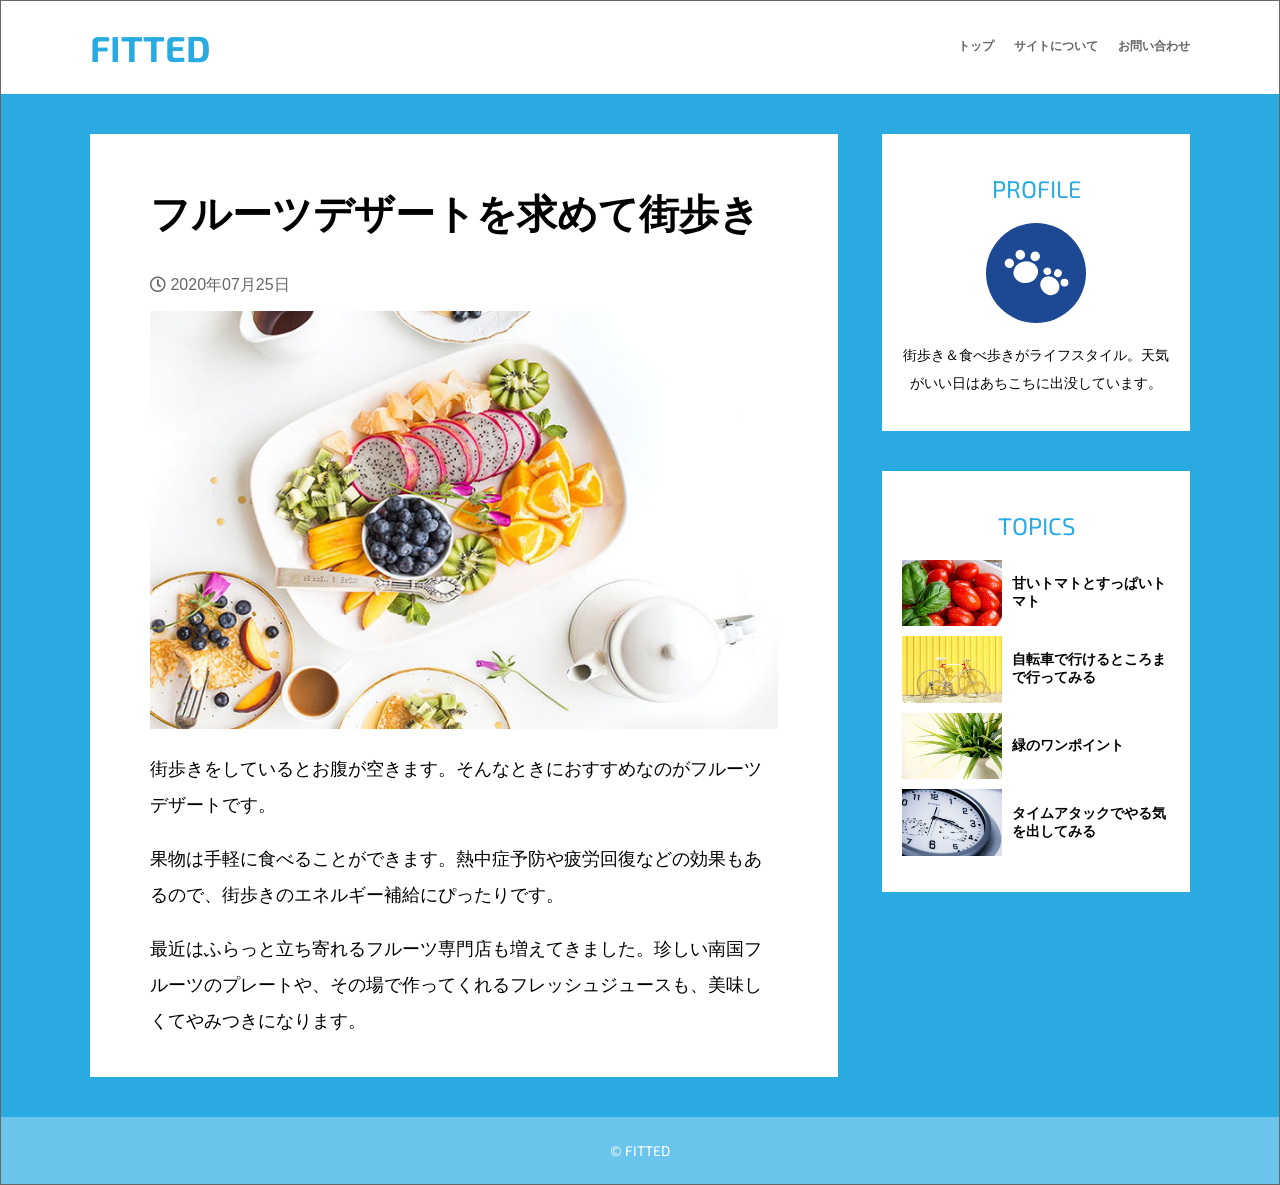
<file: about.html>
<!DOCTYPE html>
<html lang="ja">
<head>
<meta charset="UTF-8">
<title>フルーツデザートを求めて街歩き - FITTED</title>

<meta name="viewport" content="width=device-width">

<link rel="stylesheet" href="https://use.fontawesome.com/releases/v5.6.3/css/all.css" integrity="sha384-UHRtZLI+pbxtHCWp1t77Bi1L4ZtiqrqD80Kn4Z8NTSRyMA2Fd33n5dQ8lWUE00s/" crossorigin="anonymous">

<link href="https://fonts.googleapis.com/css?family=Exo+2:400,700" rel="stylesheet">

<link rel="stylesheet" href="style.css">
</head>
<body>

<header>
<div class="container">

<a href="index.html">FITTED</a>

<nav>
<ul>
<li><a href="top.html">トップ</a></li>
<li><a href="about.html">サイトについて</a></li>
<li><a href="contact.html">お問い合わせ</a></li>
</ul>
</nav>

</div>
</header>


<div class="contents">
<div class="container">

<article>
<h1>フルーツデザートを求めて街歩き</h1>

<time datetime="2020-07-25">
<i class="far fa-clock"></i>
2020年07月25日
</time>

<figure>
<img src="img/fruits.jpg" alt="さまざまな果物が盛り付けられたフルーツプレート">
</figure>

<p>街歩きをしているとお腹が空きます。そんなときにおすすめなのがフルーツデザートです。</p>

<p>果物は手軽に食べることができます。熱中症予防や疲労回復などの効果もあるので、街歩きのエネルギー補給にぴったりです。</p>

<p>最近はふらっと立ち寄れるフルーツ専門店も増えてきました。珍しい南国フルーツのプレートや、その場で作ってくれるフレッシュジュースも、美味しくてやみつきになります。</p>
</article>


<div class="sub">
<aside class="profile">
<h2>PROFILE</h2>
<figure>
<img src="img/foot.svg" alt="FITTEDの管理人">
</figure>
<p>街歩き＆食べ歩きがライフスタイル。天気がいい日はあちこちに出没しています。</p>
</aside>


<aside class="topics">
<h2>TOPICS</h2>

<ul>
<li>
<a href="#">
	<figure><img src="img/tomato.jpg" alt=""></figure>
	<h3>甘いトマトとすっぱいトマト</h3>
</a>
</li>

<li>
<a href="#">
	<figure><img src="img/cycle.jpg" alt=""></figure>
	<h3>自転車で行けるところまで行ってみる</h3>
</a>
</li>

<li>
<a href="#">
	<figure><img src="img/green.jpg" alt=""></figure>
	<h3>緑のワンポイント</h3>
</a>
</li>

<li>
<a href="#">
	<figure><img src="img/time.jpg" alt=""></figure>
	<h3>タイムアタックでやる気を出してみる</h3>
</a>
</li>
</ul>
</aside>
</div>

</div>
</div>


<footer>
© FITTED
</footer>


</body>
</html>
</file>
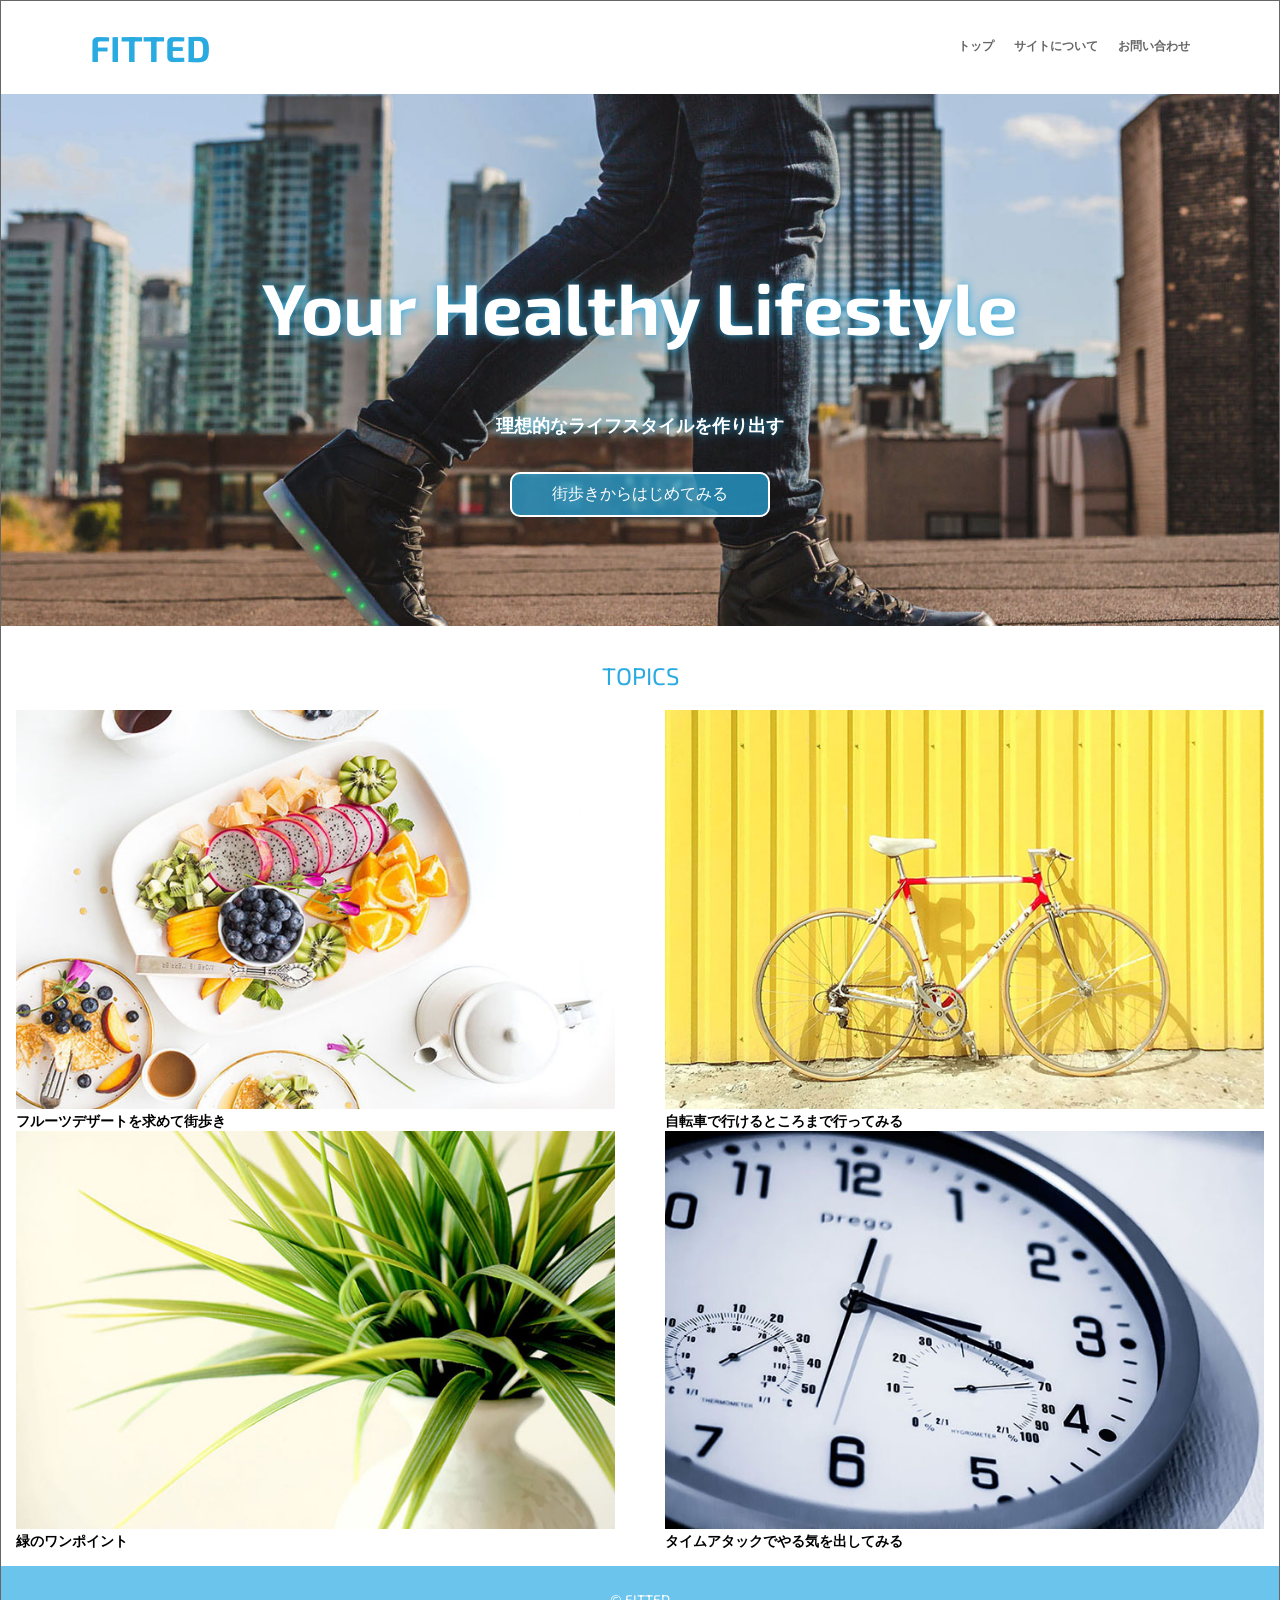
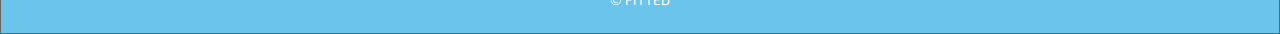
<file: top.html>
<!DOCTYPE html>
<html lang="ja">
<head>
<meta charset="UTF-8">
<title>フルーツデザートを求めて街歩き - FITTED</title>

<meta name="viewport" content="width=device-width">

<link rel="stylesheet" href="https://use.fontawesome.com/releases/v5.6.3/css/all.css" integrity="sha384-UHRtZLI+pbxtHCWp1t77Bi1L4ZtiqrqD80Kn4Z8NTSRyMA2Fd33n5dQ8lWUE00s/" crossorigin="anonymous">

<link href="https://fonts.googleapis.com/css?family=Exo+2:400,700" rel="stylesheet">

<link rel="stylesheet" href="style.css">
</head>
<body>

<header>
<div class="container">

<a href="index.html">FITTED</a>

<nav>
<ul>
<li><a href="top.html">トップ</a></li>
<li><a href="about.html">サイトについて</a></li>
<li><a href="contact.html">お問い合わせ</a></li>
</ul>
</nav>

</div>
</header>
<section class="hero">
<h1>Your Healthy Lifestyle</h1>
<p>理想的なライフスタイルを作り出す</p>
<a href="#">街歩きからはじめてみる</a>
</section>
<section class="toppost">
<h2>TOPICS</h2>
<div>
<article>
<a href="post01.html">
	<figure><img src="img/fruits.jpg" alt=""/></figure>
	<h3>フルーツデザートを求めて街歩き</h3>
</a>
</article>
	<article>
<a href="#">
	<figure><img src="img/cycle.jpg" alt=""></figure>
	<h3>自転車で行けるところまで行ってみる</h3>
</a>
</article></div>
<div>	<article>
<a href="#">
	<figure><img src="img/green.jpg" alt=""></figure>
	<h3>緑のワンポイント</h3>
</a>
</article>
	<article>
<a href="#">
	<figure><img src="img/time.jpg" alt=""></figure>
	<h3>タイムアタックでやる気を出してみる</h3>
</a>
</article></div>
</section>



<footer>
© FITTED
</footer>


</body>
</html>
</file>
<file: style.css>
@charset "UTF-8";
body {
	-webkit-text-size-adjust: none;
	text-size-adjust: none;
}
body {
	margin: 0;
	font-family: sans-serif;
}
header {
	padding: 25px 15px;
	color: #29abe2;
	font-size: 36px;
	font-weight: bold;
	text-align: center;
	font-family: 'Exo 2', sans-serif;
}

a {
	color: inherit;
	text-decoration: none;
}

a:hover {
	opacity: 0.7;
}

nav ul {
	list-style-type: none;
	padding: 0;
	color: #666666;
	font-size: 12px;
	display: flex;
	justify-content: center;
}

nav li:not(:last-child) {
	margin-right: 20px;
}

.contents {
	background-color: #29abe2;
	padding: 40px 15px;
}

article {
	background-color: #ffffff;
	padding: 20px;
}

h1 {
	font-size: 30px;
}

p {
	line-height: 2;
}

img {
	width: 100%;
	height: auto;
}

figure {
	margin: 0;
}
time {
	color: #666666;
	margin-bottom: 15px;
	display: block;
}

aside {
	background-color: #ffffff;
	padding: 20px;
	margin-top: 40px;
}

h2 {
	color: #29abe2;
	font-family: 'Exo 2', sans-serif;
	font-weight: normal;
	text-align: center;
}

.profile img {
	width: 100px;
	height: 100px;
	border-radius: 50%;
}

.profile figure {
	text-align: center;
}

.profile p {
	font-size: 14px;
	text-align: center;
}
.topics ul {
	list-style-type: none;
	padding: 0;
}

.topics a {
	display: flex;
	align-items: center;
	margin-bottom: 10px;
}

.topics figure {
	width: 100px;
	flex: none;
}

.topics img {
	vertical-align: bottom;
}

.topics h3 {
	font-size: 14px;
	margin-top: 0;
	margin-bottom: 0;
	margin-left: 10px;
}
footer {
	background-color: #6ac4eb;
	padding: 25px 15px;
	color: #ffffff;
	font-size: 14px;
	text-align: center;
	font-family: 'Exo 2', sans-serif;
	
}
.hero{
	background-image: url(img/walk.jpg);
    background-size: cover;
    background-position: center;
    height: 532px;
    color: #ffffff;
    padding: 15px;
    box-sizing: border-box;
    display: flex;
	justify-content: center;
	align-items: center;
	flex-direction: column;
}
.hero h1{
	font-size: 72px;
	font-family: 'Exo 2', sans-serif;
	text-shadow: 0 0 10px #29abe2;
	text-align: center;
}
.hero p{
	font-weight: bold;
	text-shadow: 0 0 10px #29abe2;
	margin-top:0;
}
.hero a{
	border: solid 2px #ffffff;
	padding:10px 40px;
	border-radius: 10px;
	background-color: rgba(41,171,226,0.7);
	margin-top:10px;
}
@media (min-width: 600px) {

.container {
	max-width: 800px;
	margin-left: auto;
	margin-right: auto;
}
header .container {
	display: flex;
	justify-content: space-between;
}
article {
	padding-left: 60px;
	padding-right: 60px;
}

h1 {
	font-size: 40px;
}

p {
	font-size: 18px;
}

}  
@media (min-width: 1025px) {

.container {
	max-width: 1100px;
}

.contents .container {
	display: flex;
	justify-content: space-between;
}
article {
	width: 68%;
	box-sizing: border-box;
}
.sub {
	width: 28%;
}
.profile {
	margin-top: 0;
}

}
body {
	-webkit-text-size-adjust:none;
	text-size-adjust:none;
	border: solid 1px #666666;
}
.toppost{
	padding:15px;
}
.toppost div{
	display: flex;
	flex-wrap: wrap;
	justify-content: space-between;
}
.toppost article{
	padding:0;
	width:48%;
	flex: none;
}
.toppost article:not(:nth-last-child(-n+2)){
	margin-bottom: 12px;
}
.toppost h3{
	margin:0;
	font-size:14px;
}
</file>
